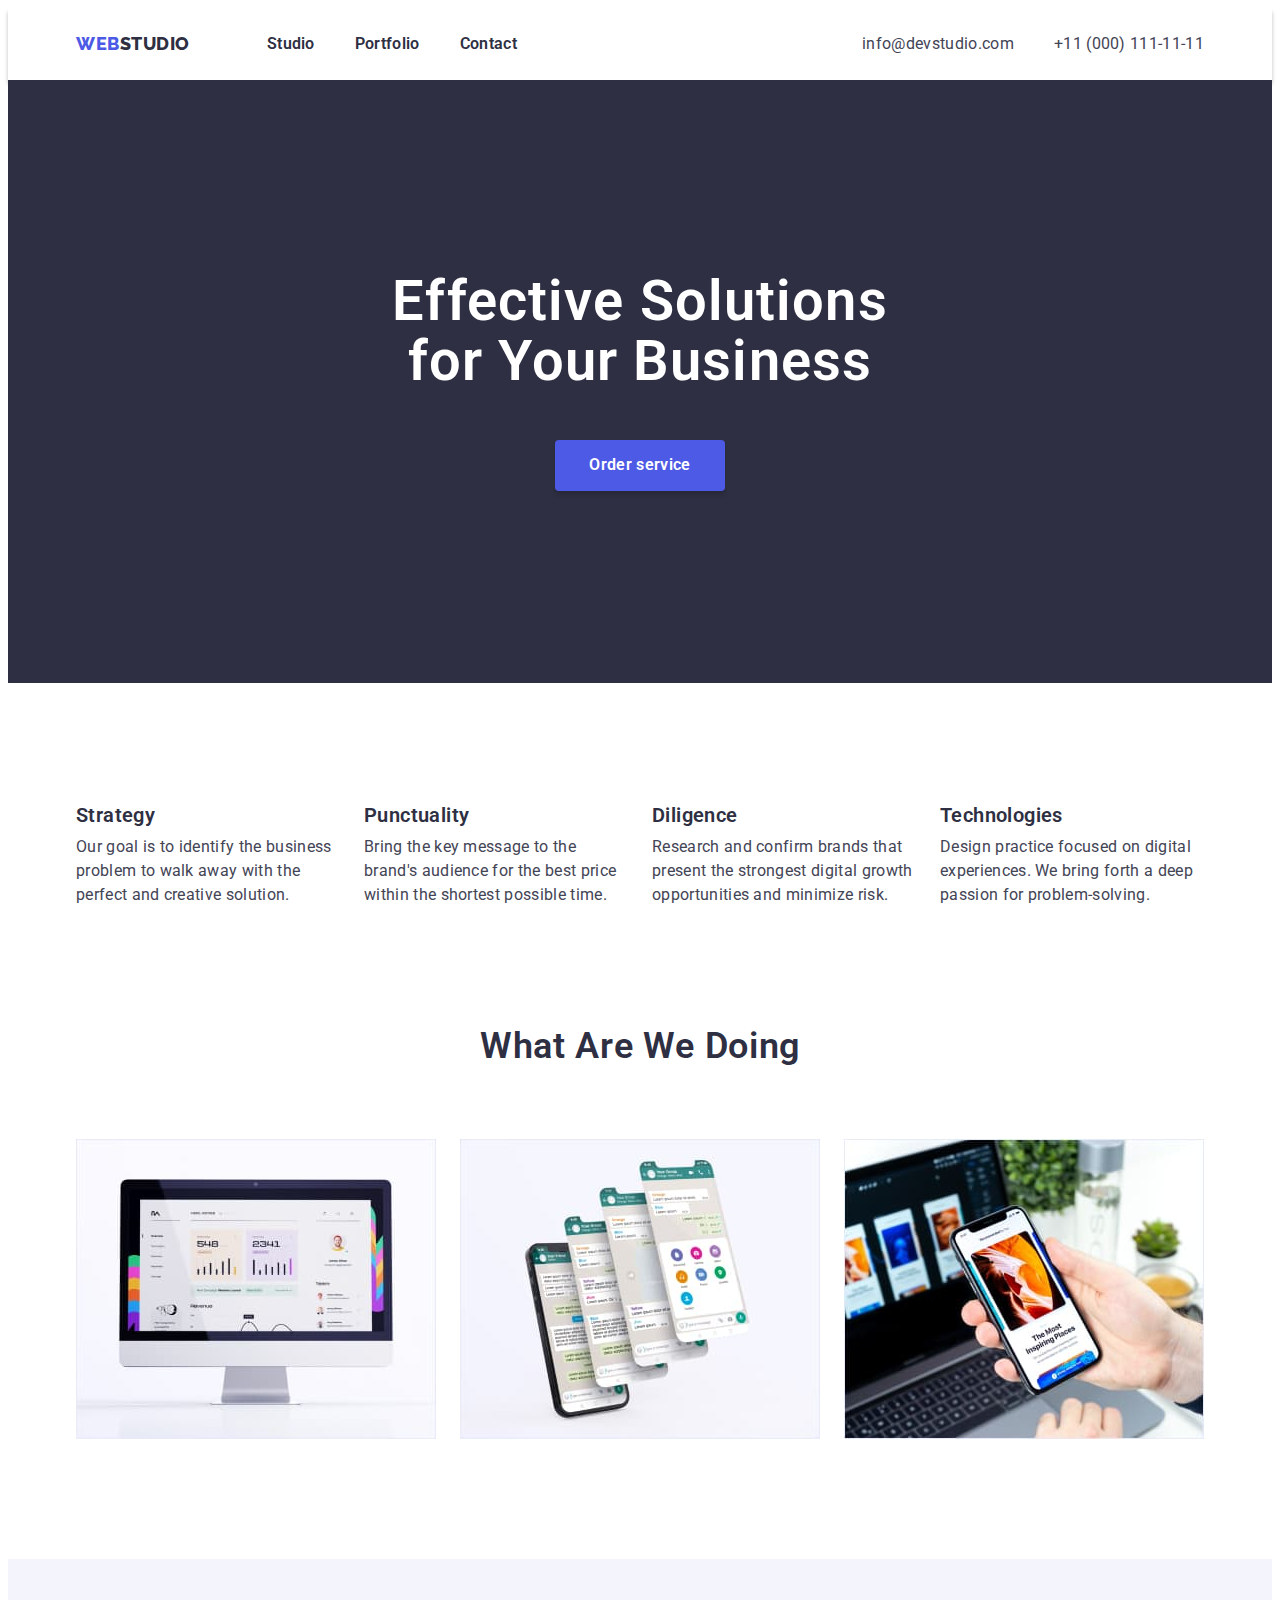
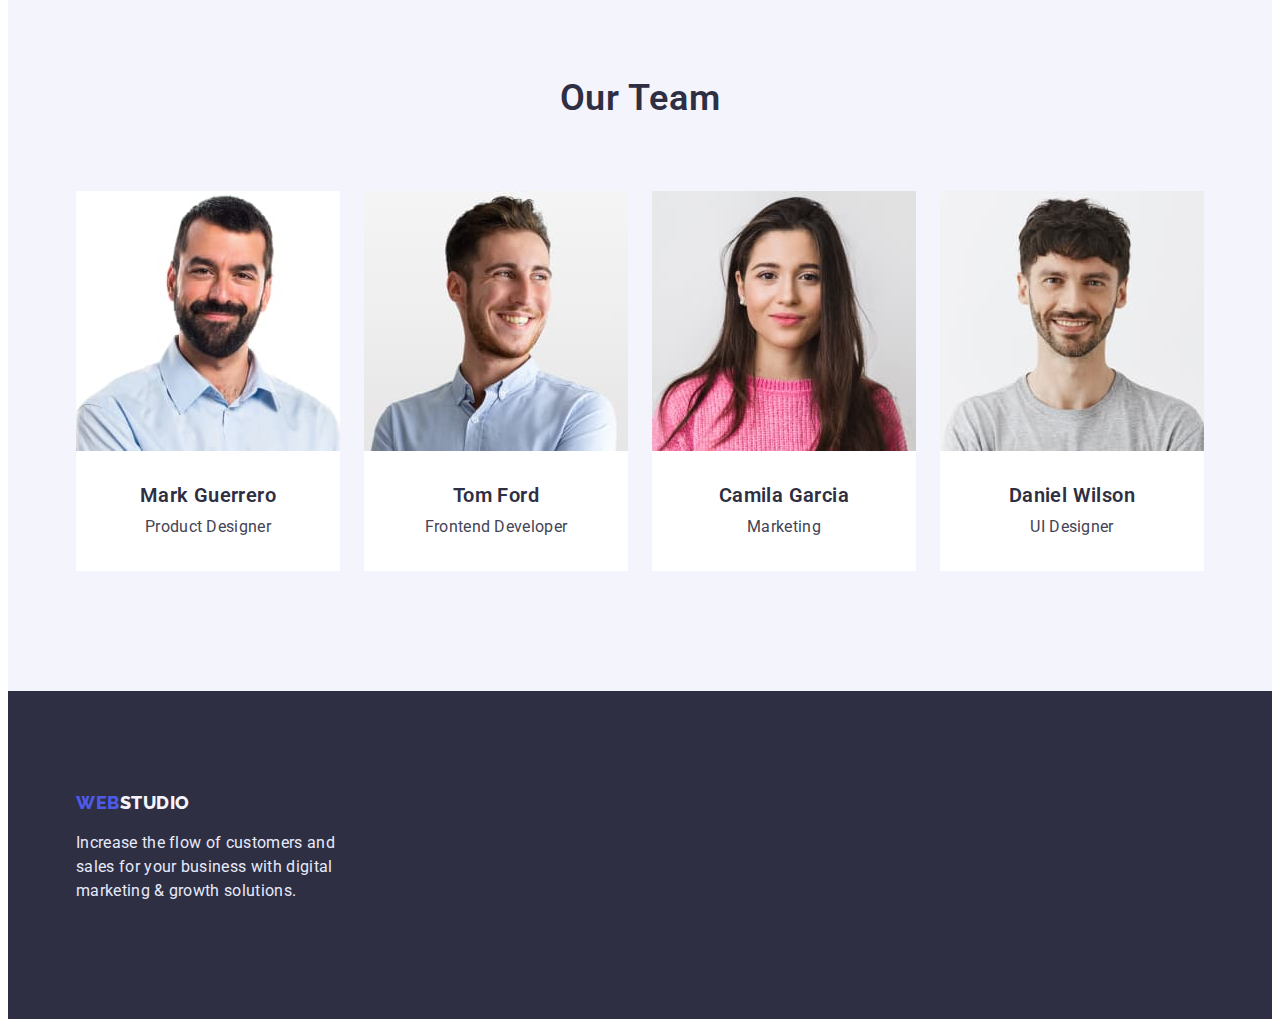
<file: index.html>
<!DOCTYPE html>
<html lang="en">
<head>
    <meta charset="UTF-8">
    <meta http-equiv="X-UA-Compatible" content="IE=edge">
    <meta name="viewport" content="width=device-width, initial-scale=1.0">
    <title><Main>Modul 1.1</Main></title>
    <link rel="preconnect" href="https://fonts.googleapis.com">
    <link rel="preconnect" href="https://fonts.gstatic.com" crossorigin>
    <link href="https://fonts.googleapis.com/css2?family=Raleway:wght@700&family=Roboto:wght@400;500;700;900&display=swap" rel="stylesheet">
    <link rel="stylesheet" href="./css/styles.css">
    <link rel="stylesheet" href="https://github.com/sindresorhus/modern-normalize/blob/main/modern-normalize.css">
</head>
<body>
    <header class="header-section">  
        <div class="container">
        <nav class="main-nav">        
            <a class="logo" href="./index.html"><span class="logo-half">Web</span>studio</a>
            <ul class="list site-nav">
                <li class="list-link-item"><a class="list-link" href="./index.html">Studio</a></li>
                <li class="list-link-item"><a class="list-link" href="./portfolio.html">Portfolio</a></li>
                <li class="list-link-item"><a class="list-link" href="#">Contact</a></li>
            </ul>
            </nav>
            <ul class="contacts list">
                <li class="list-link-item"><a class="contact-link" href="mailto:info@devstudio.com">info@devstudio.com</a></li>
                <li class="list-link-item"><a class="contact-link" href="tel:+11(000)111-11-11">+11 (000) 111-11-11</a></li>
            </ul>
        </div>       
    </header>
    <main>
        <section class="hero-section">
            <div class="container hero">
            <h1 class="hero-name">Effective Solutions<br>for Your Business</h1>
            <button class="hero-button">Order service</button>
            </div>
        </section>
        <section class="skills">
            <div class="container">
            <h2  class="visually-hidden">Our skills</h2>
            <ul class="skills-list list">
                <li class="skills-list-item">
                    <h3 class="skills-list-name">Strategy</h3>
                    <p class="skills-list-text">Our goal is to identify the business problem to walk away with the perfect and creative solution. </p>
                </li>
                <li class="skills-list-item">
                    <h3 class="skills-list-name">Punctuality</h3>
                    <p class="skills-list-text">Bring the key message to the brand's audience for the best price within the shortest possible time.</p>
                </li>
                <li class="skills-list-item">
                    <h3 class="skills-list-name">Diligence</h3>
                    <p class="skills-list-text">Research and confirm brands that present the strongest digital growth opportunities and minimize risk.</p>
                </li>
                <li class="skills-list-item">
                    <h3 class="skills-list-name">Technologies</h3>
                    <p class="skills-list-text">Design practice focused on digital experiences. We bring forth a deep passion for problem-solving.</p>
                </li>
            </ul>
        </div>
        </section>
        <section class="services">
            <div class="container">
            <h2 class="services-name">What are we doing</h2>
            <ul class="services-list list">
                <li class="services-list-item"><img width="360" height="300" src="./images/img1.jpg" alt="Computer"></li>
                <li class="services-list-item"><img width="360" height="300" src="./images/img2.jpg" alt="Smartphone"></li>
                <li class="services-list-item"><img width="360" height="300" src="./images/img3.jpg" alt="Smartphone and Computer"></li>
            </ul>
            </div>
        </section>
        <section class="team">
            <div class="container">
            <h2 class="staff">Our team</h2>
            <ul class="staff-list list">
                <li class="staff-card"><img width="264" height="260" src="./images/staff1.jpg" alt="Mark Guerrero"> 
                    <div class="card-content">
                        <h3 class="staff-name">Mark Guerrero</h3>
                        <p class="staff-position">Product Designer</p>
                    </div>
                </li>
                <li class="staff-card"><img width="264" height="260" src="./images/staff2.jpg" alt="Tom Ford"> 
                    <div class="card-content">
                        <h3 class="staff-name">Tom Ford</h3>
                        <p class="staff-position">Frontend Developer</p>
                    </div>
                </li>
                <li class="staff-card"><img width="264" height="260" src="./images/staff3.jpg" alt="Camila Garcia"> 
                    <div class="card-content">
                        <h3 class="staff-name">Camila Garcia</h3>
                        <p class="staff-position">Marketing</p>
                    </div>
                </li>
                <li class="staff-card"><img width="264" height="260" src="./images/staff4.jpg" alt="Daniel Wilson"> 
                    <div class="card-content">
                        <h3 class="staff-name">Daniel Wilson</h3>
                        <p class="staff-position">UI Designer</p>
                    </div>
                </li>
            </ul>
            </div>
        </section>
    </main>
    <footer class="footer-section">
        <div class="container">
        <a class="logo" href="./index.html"><span class="footer-title"><span class="logo-half">Web</span>studio</span></a>
        <p class="footer-text">Increase the flow of customers and sales for your business with digital marketing & growth solutions.</p>
        </div>
    </footer>
</body>
</html>
</file>
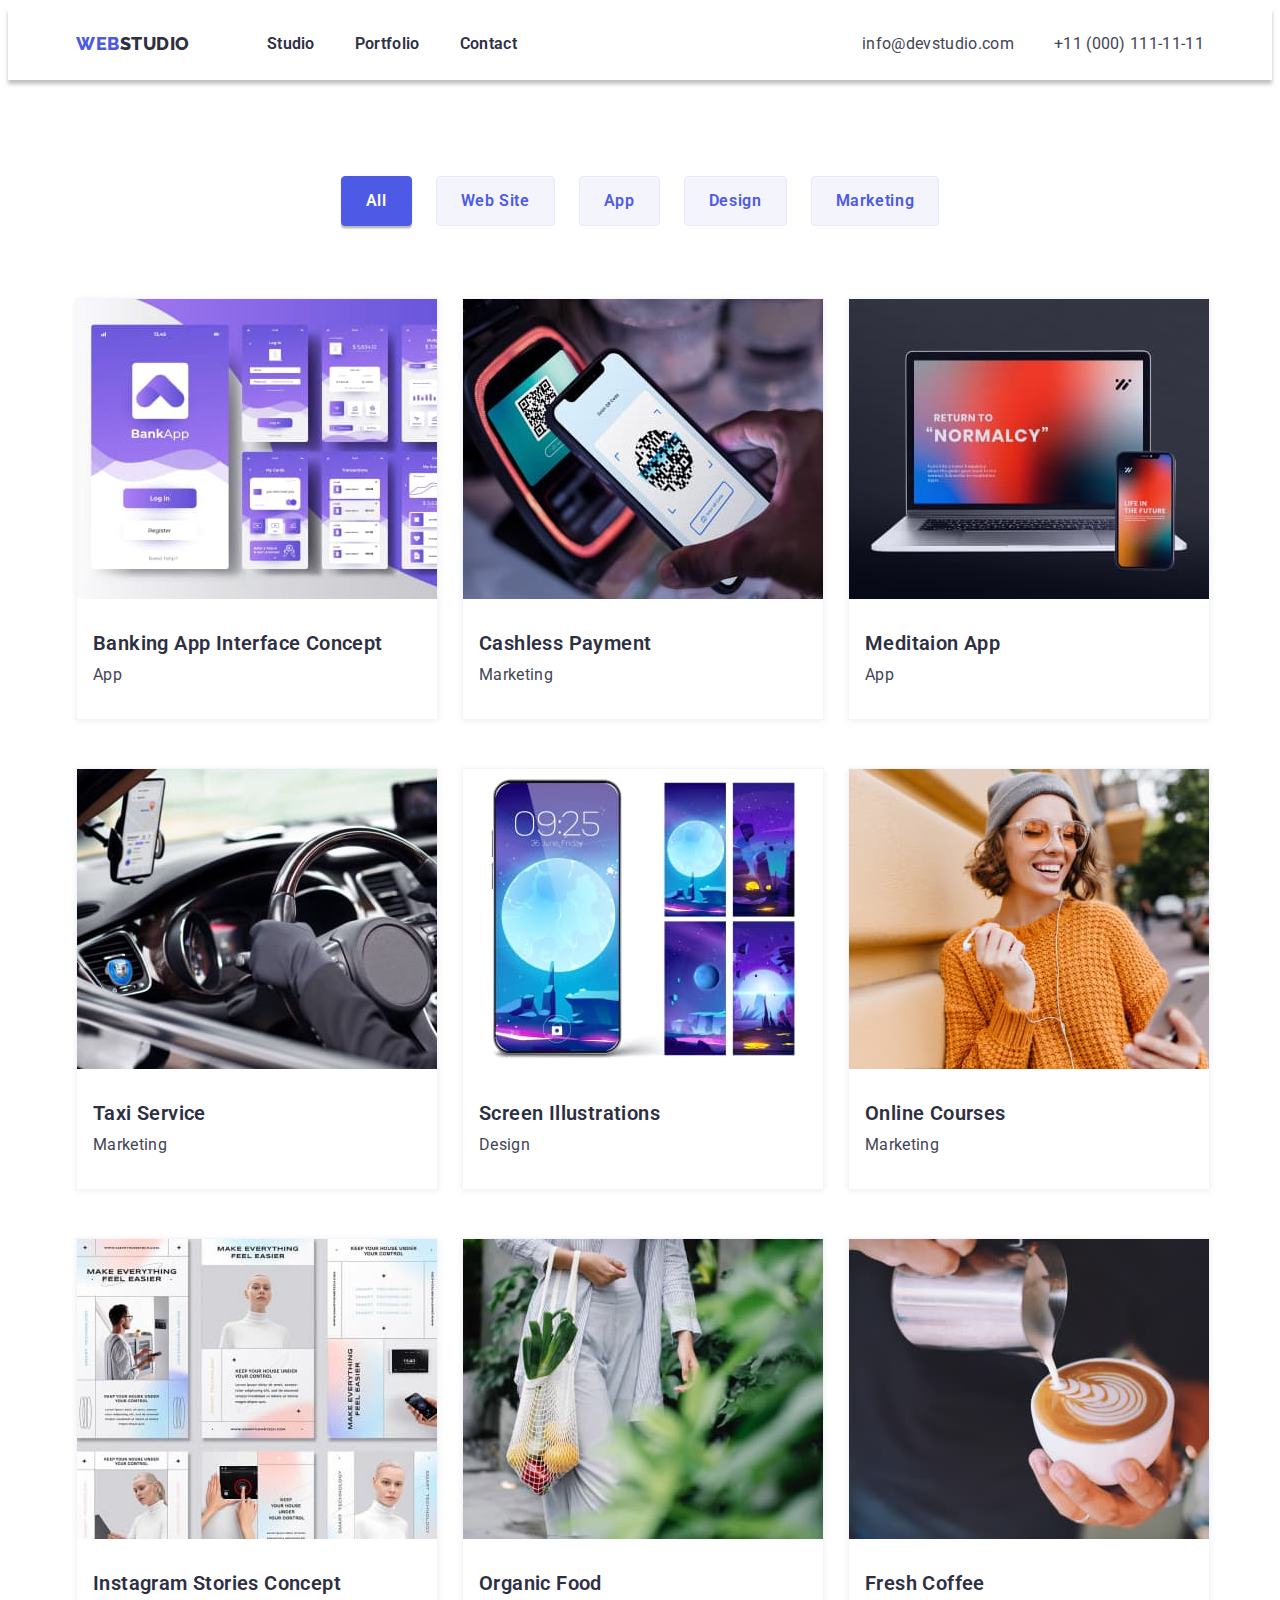
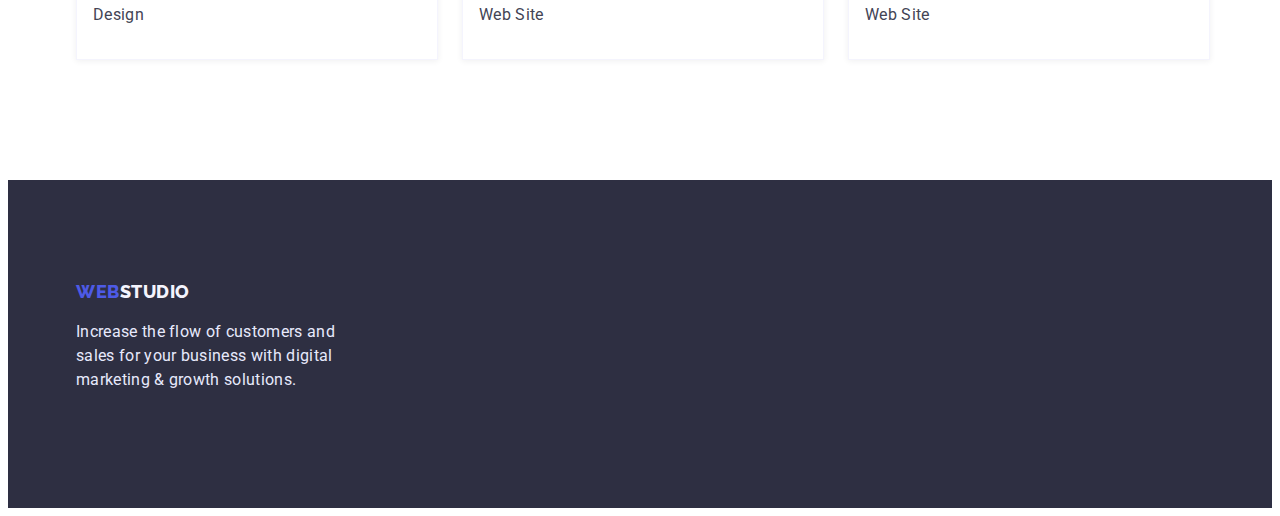
<file: portfolio.html>
<!DOCTYPE html>
<html lang="en">
<head>
    <meta charset="UTF-8">
    <meta http-equiv="X-UA-Compatible" content="IE=edge">
    <meta name="viewport" content="width=device-width, initial-scale=1.0">
    <title>Portfolio</title>
    <link rel="preconnect" href="https://fonts.googleapis.com">
    <link rel="preconnect" href="https://fonts.gstatic.com" crossorigin>
    <link href="https://fonts.googleapis.com/css2?family=Raleway:wght@700&family=Roboto:wght@400;500;700;900&display=swap" rel="stylesheet">
    <link rel="stylesheet" href="./css/styles.css">
    <link rel="stylesheet" href="https://github.com/sindresorhus/modern-normalize/blob/main/modern-normalize.css">
</head>
<body>
    <header class="header-section">  
        <div class="container">
        <nav class="main-nav">        
            <a class="logo" href="./index.html"><span class="logo-half">Web</span>studio</a>
            <ul class="list site-nav">
                <li class="list-link-item"><a class="list-link" href="./index.html">Studio</a></li>
                <li class="list-link-item"><a class="list-link" href="./portfolio.html">Portfolio</a></li>
                <li class="list-link-item"><a class="list-link" href="#">Contact</a></li>
            </ul>
            </nav>
            <ul class="contacts list">
                <li class="list-link-item"><a class="contact-link" href="mailto:info@devstudio.com">info@devstudio.com</a></li>
                <li class="list-link-item"><a class="contact-link" href="tel:+11(000)111-11-11">+11 (000) 111-11-11</a></li>
            </ul>
        </div>       
    </header>
    <main class="main">
        <section class="portfolio-section">
            <div class="container">
            <div class="filter-cont">       
                <h1 class="visually-hidden">Service examples</h1>
                <ul class="list filter-list">
                    <li class="filter-item"><button class="all-btn" type="button">All</button></li>
                    <li class="filter-item"><button class="filter-btn" type="button">Web Site</button></li>
                    <li class="filter-item"><button class="filter-btn" type="button">App</button></li>
                    <li class="filter-item"><button class="filter-btn" type="button">Design</button></li>
                    <li class="filter-item"><button class="filter-btn" type="button">Marketing</button></li>
                    </ul>
            </div>        
        <div class="srv-cards">
        <ul class="list crd-list">            
            <li class="card-item">
                <img src="./images/srvc1.jpg" alt="Banking app" width="360" height="300">
                <div class="card-content">
                <h3 class="list-name">Banking App Interface Concept</h3>
                <p class="list-text">App</p>
                </div>
            </li>
            <li class="card-item">
                <img src="./images/srv1.jpg" alt="phone payment" width="360" height="300">
                <div class="card-content">
                <h3 class="list-name">Cashless Payment</h3>
                <p class="list-text">Marketing</p>
                </div>
            </li> 
            <li class="card-item">
                <img src="./images/srvc7.jpg" alt="Laptop and smartphone" width="360" height="300">
                <div class="card-content">
                <h3 class="list-name">Meditaion App</h3>
                <p class="list-text">App</p>
                </div>
            </li>
            <li class="card-item">
                <img src="./images/srvc6.jpg" alt="Driver" width="360" height="300">
                <div class="card-content">
                <h3 class="list-name">Taxi Service</h3>
                <p class="list-text">Marketing</p>
                </div>
            </li>
            <li class="card-item">
                <img src="./images/srvc3.jpg" alt="Smartphone screens" width="360" height="300">
                <div class="card-content">
                <h3 class="list-name">Screen Illustrations</h3>
                <p class="list-text">Design</p>
                </div>
            </li>
            <li class="card-item">
                <img src="./images/srvc5.jpg" alt="Girl with phone" width="360" height="300">
                <div class="card-content">
                <h3 class="list-name">Online Courses</h3>
                <p class="list-text">Marketing</p>
                </div>
            </li>
            <li class="card-item">
                <img src="./images/srvc2.jpg" alt="Screens" width="360" height="300">
                <div class="card-content">
                <h3 class="list-name">Instagram Stories Concept</h3>
                <p class="list-text">Design</p>
                </div>
            </li>
            <li class="card-item">
                <img src="./images/srvc4.jpg" alt="Fruits" width="360" height="300">
                <div class="card-content">
                <h3 class="list-name">Organic Food</h3>
                <p class="list-text">Web Site</p>
                </div>
            </li>
            <li class="card-item">
                <img src="./images/srvc.jpg" alt="Cup of coffee" width="360" height="300">
                <div class="card-content">
                <h3 class="list-name">Fresh Coffee</h3>
                <p class="list-text">Web Site</p>
                </div>
            </li>
        </ul>
        </div>
        </div>
        </section>
    </main>
    <footer class="footer-section">
        <div class="container">
        <a class="logo" href="./index.html"><span class="footer-title"><span class="logo-half">Web</span>studio</span></a>
        <p class="footer-text">Increase the flow of customers and sales for your business with digital marketing & growth solutions.</p>
        </div>
    </footer>
</body>
</html>
</file>
<file: css/styles.css>
:root {
    --dark-theme: #2E2F42;
    --standart-light: #FFFFFF;
    --main-bgc: #E5E5E5;
    --staff-bgc: #F4F4FD;
    --blue-theme: #4D5AE5;
    --dark-main: #434455;
    --text-color: #E7E9FC;
    --margin-right: 40px
}


body {
    font-family: 'Roboto', sans-serif;
    color: var(--dark-main);
}

img {
    display: block;
    width: 100%;
}
.visually-hidden {
    position: absolute;
    width: 1px;
    height: 1px;
    margin: -1px;
    border: 0;
    padding: 0;
    white-space: nowrap;
    clip-path: inset(100%);
    clip: rect(0 0 0 0);
    overflow: hidden;
}
.list {
    list-style: none;
    padding-left: 0;
}
.container {
    max-width: 1158px;
    padding-left: 15px;
    padding-right: 15px;
    margin: 0 auto;
    box-sizing: border-box;
}
ul {
    margin: 0;
}
/* header styles */

.main-nav {
    display: flex;
    align-items: center;
    padding: 24px 0px  
}

.site-nav {
    display: flex;
    margin-left: 77px;
    
}
.site-nav .list-link-item:not(:last-child) {
    margin-right: var(--margin-right);
}

.logo {
    font-family: 'Raleway';
    font-weight: 800;
    font-size: 18px;
    line-height: 1.33;
    display: flex;
    align-items: center;
    letter-spacing: 0.03em;
    color: var(--dark-theme);
    text-decoration: none;
    text-transform: uppercase;
    }
.logo-half {
    color: var(--blue-theme);;
}
.list-link { 
    font-weight: 600;
    font-size: 16px;
    line-height: 1.5;
    letter-spacing: 0.02em;
    color: var(--dark-theme);
    text-decoration: none;
    padding-top: 24px;
    padding-bottom: 24px;
}

.list-link:hover, 
.list-link:focus {
    color: var(--blue-theme)
}
.list-link:active {
    color: var(--dark-main)
}

.contact-link {
    font-weight: 400;
    font-size: 16px;
    line-height: 1.5;
    letter-spacing: 0.02em;
    color: var(--dark-main);
    text-decoration: none;
    padding: 24px 0px
}
.contacts {
    display: flex;
    margin-left: auto;
}

.contacts .list-link-item + .list-link-item{
    margin-left: 40px;
}
.header-section > .container {
   display: flex;
   align-items: center;      
}

.header-section {
    box-shadow: 0px 4px 4px 0px rgba(0, 0, 0, 0.25);
}

.contact-link:hover, .contact-link:focus {
    color: var(--blue-theme);
} 


/* hero styles */

.hero {
    margin-top: 0;
    text-align: center;   
}

.hero-section {
    padding-top: 192px;
    padding-bottom: 192px;
    background-color: var(--dark-theme);
}

.hero-name {
    font-weight: 600;
    font-size: 56px;
    line-height: 1.07;
    letter-spacing: 0.02em;
    color: var(--standart-light); 
    margin-top: 0;
    margin-bottom: 48px;
}
.hero-button {
    font-family: 'Roboto', sans-serif;
    font-weight: 600;
    font-size: 16px;
    line-height: 1.18;
    letter-spacing: 0.02em;
    color: var(--standart-light);
    background-color: var(--blue-theme);
    cursor: pointer;

    padding: 16px 32px;
    gap: 10px;

    text-align: center;
    width: 170px;
    height: 51px;
  
    background: #4D5AE5;
    box-shadow: 0px 4px 4px rgba(0, 0, 0, 0.15);
    border-radius: 4px;
    border: none;
    }
.hero-button:hover {
    background: #4D5AE5;
    box-shadow: 0px 1px 6px rgba(46, 47, 66, 0.08), 0px 1px 1px rgba(46, 47, 66, 0.16), 0px 2px 1px rgba(46, 47, 66, 0.08);
    border-radius: 4px;
}
.hero-button:focus {
    background: #404BBF;
    box-shadow: 0px 4px 4px rgba(0, 0, 0, 0.15);
    border-radius: 4px;
}

/* skills style */

.skills {
    padding: 120px 0;
}

.skills-list {
    display: flex;
    align-items: center;
}
.skills-list-name {
    font-weight: 600;
    font-size: 20px;
    line-height: 1.2;
    letter-spacing: 0.02em;
    color: var(--dark-theme);
    margin: 0;
    
}
.skills-list-text {
    font-weight: 400;
    font-size: 16px;
    line-height: 1.5;
    letter-spacing: 0.02em;
    color: var(--dark-main);
    margin-top: 8px;
    margin-bottom: 0;
}
.skills-list-item:not(:last-child) {
    margin-right: 24px;

}
.skills-list-item>.list-text {
    margin-bottom: 0;
    
}
.skills-list-item {
    width: calc((100% - 72px) / 4)
}

 /* services styles */

 .services {
   padding-bottom: 120px;     
 }

 .services-list {
    display: flex;
    align-content: center;
    margin: 0;
 }
 
 .services-name {
    font-weight: 600;
    font-size: 36px; 
    line-height: 1.11;
    text-align: center;
    letter-spacing: 0.02em;
    text-transform: capitalize;
    color: var(--dark-theme);
    margin-bottom: 72px;
    margin-top: 0;
    
}
.services-list-item:not(:last-child) {
    margin-right: 24px;
}

.services-list-item {
    width: calc((100% - 48px) / 3)
}

/* staff styles */ 

.staff {
    font-weight: 600;
    font-size: 36px; 
    line-height: 1.11;
    text-align: center;
    letter-spacing: 0.02em;
    text-transform: capitalize;
    color: var(--dark-theme)
}

.staff-list {
    display: flex;
    align-items: center;
    margin-top: 72px;
    margin-bottom: 0;
    
}


.team {
    background-color: var(--staff-bgc);
    padding-top: 120px;
    padding-bottom: 120px;
    
}

.staff-name {
    font-weight: 600;
    font-size: 20px;
    line-height: 1.2;
    text-align: center;
    letter-spacing: 0.02em;
    color: var(--dark-theme);
    margin: 0 0 8px;
}

.staff-position {
    font-weight: 400;
    font-size: 16px;
    line-height: 1.5;
    text-align: center;
    letter-spacing: 0.02em;
    color: var(--dark-main);
    margin: 0;
}
.staff-card {
    background-color: var(--standart-light);
    margin-right: 24px;
    width: calc((100% - 72px) / 4);
}
.staff-card:last-child {
    margin-right: 0px;
}
.staff {
    margin: 0;
}
/* footer styles */
 
footer {
    background-color: var(--dark-theme);
    
}
.footer-text {
    font-weight: 400;
    font-size: 16px;
    line-height: 1.5;
    letter-spacing: 0.02em;
    color: var(--text-color);

    display: block;
    width: 264px;
    height: 72px;
}
.footer-title {
    color: var(--staff-bgc);
}
.footer-section {
    padding-top: 100px;
    padding-bottom: 100px;
}
 
/* portfolio styles */

.portfolio-section {
    padding-top: 96px;
    padding-bottom: 120px;
}

.filter-list {
    display: flex;
    justify-content: center;    
}

.filter-btn {
    font-family: 'Roboto';
    font-weight: 600;
    font-size: 16px;
    line-height: 1.5;
    align-items: center;
    text-align: center;
    letter-spacing: 0.04em;
    color: var(--blue-theme);
    background-color: #F4F4FD;
    cursor: pointer;

}
.filter-btn:hover, .filter-btn:active {
    color: var(--standart-light);
    background-color: var(--blue-theme);
    border-color: var(--blue-theme);
}

.all-btn {
    font-family: 'Roboto';
    font-weight: 600;
    font-size: 16px;
    line-height: 1.5;
    align-items: center;
    text-align: center;
    letter-spacing: 0.04em;
    color: var(--standart-light);
    background-color: var(--blue-theme);
    cursor: pointer;    
    padding: 4px 8px;
    padding: 12px 24px;
    border: 1px solid var(--blue-theme);
    border-radius: 4px;
    box-shadow: 0px 3px 1px rgba(0, 0, 0, 0.1), 0px 2px 1px rgba(0, 0, 0, 0.08), 0px 2px 2px rgba(0, 0, 0, 0.12);
}

.filter-cont {
    margin-bottom: 72px;
}

.card-item {
    display: block;
    margin-bottom: 48px;
    border: 0.5px solid rgba(244, 244, 253, 1);
    box-shadow: 0px 1px 6px 0px rgba(46, 47, 66, 0.08);
    background-color: var(--standart-light);
    margin-right: 24px;
    
}
.card-item:nth-child(3n + 3) {
    margin-right: 0;
}

.filter-item:not(:last-child) {
    margin-right: 24px;
}
.list-name {
    font-weight: 600;
    font-size: 20px;
    line-height: 1.2;
    letter-spacing: 0.02em;
    color: var(--dark-theme);

    margin: 0 0 8px;
    padding-left: 16px;
}
.list-text {
    font-weight: 400;
    font-size: 16px;
    line-height: 1.5;
    letter-spacing: 0.02em;
    color: var(--dark-main);
    margin: 0;
    padding-left: 16px;
}
.card-content {
    padding-top: 32px;
    padding-bottom: 32px;
}

.crd-list {
    display: flex;
    flex-wrap: wrap;
    align-items: center;
    margin-right: -24px;
    margin-bottom: -48px;
}
.filter-btn {
    padding: 12px 24px;
    border: 1px solid #E7E9FC;
    border-radius: 4px;

}
</file>
